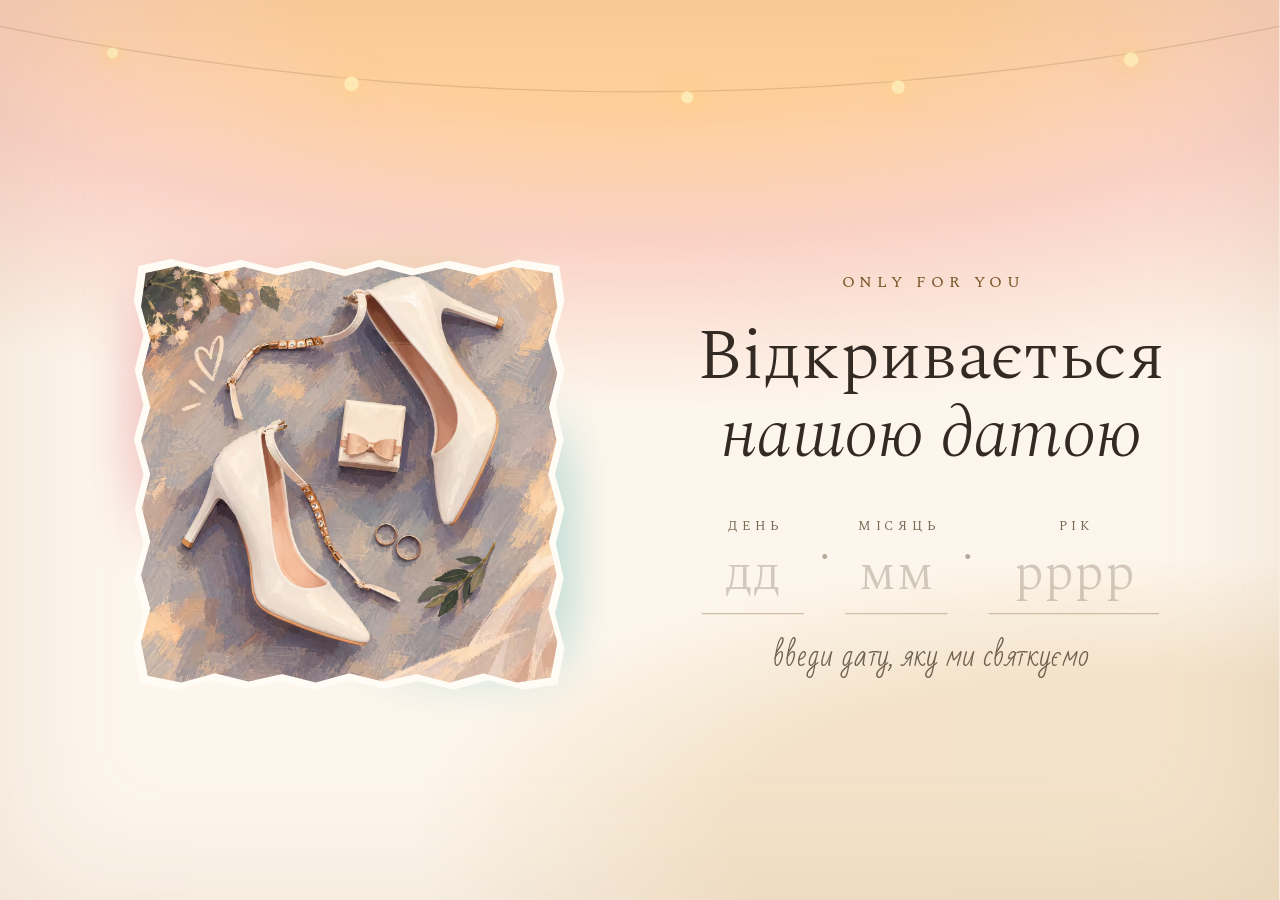
<file: index.html>
<!doctype html>
<html lang="uk">
<head>
<meta charset="utf-8">
<meta name="viewport" content="width=device-width, initial-scale=1, viewport-fit=cover">
<meta name="robots" content="noindex, nofollow">
<meta name="theme-color" content="#FDF1E4">
<meta name="apple-mobile-web-app-capable" content="yes">
<meta name="mobile-web-app-capable" content="yes">
<meta name="apple-mobile-web-app-status-bar-style" content="default">
<meta name="apple-mobile-web-app-title" content="Для тебе">
<meta name="format-detection" content="telephone=no">
<meta property="og:title" content="Для тебе">
<title>Для тебе</title>
<link rel="icon" href="data:image/svg+xml,%3Csvg xmlns='http://www.w3.org/2000/svg' viewBox='0 0 100 100'%3E%3Ctext y='.9em' font-size='86'%3E%F0%9F%A4%8D%3C/text%3E%3C/svg%3E">
<link rel="preconnect" href="https://fonts.googleapis.com">
<link rel="preconnect" href="https://fonts.gstatic.com" crossorigin>
<link rel="stylesheet" href="https://fonts.googleapis.com/css2?family=Bad+Script&family=Spectral:ital,wght@0,300;0,400;0,600;1,300;1,400&display=swap">
<link rel="preload" href="assets/img/lock.avif" as="image" type="image/avif">
<link rel="stylesheet" href="styles.css">
</head>
<body>
<main class="stage" id="stage" aria-live="polite">
  <div class="pages" id="pages"></div>
  <div class="veil" aria-hidden="true"></div>
  <nav class="chapnav is-hidden" id="chapnav" aria-label="Розділи"></nav>
</main>
<script src="app.js" defer></script>
</body>
</html>
</file>
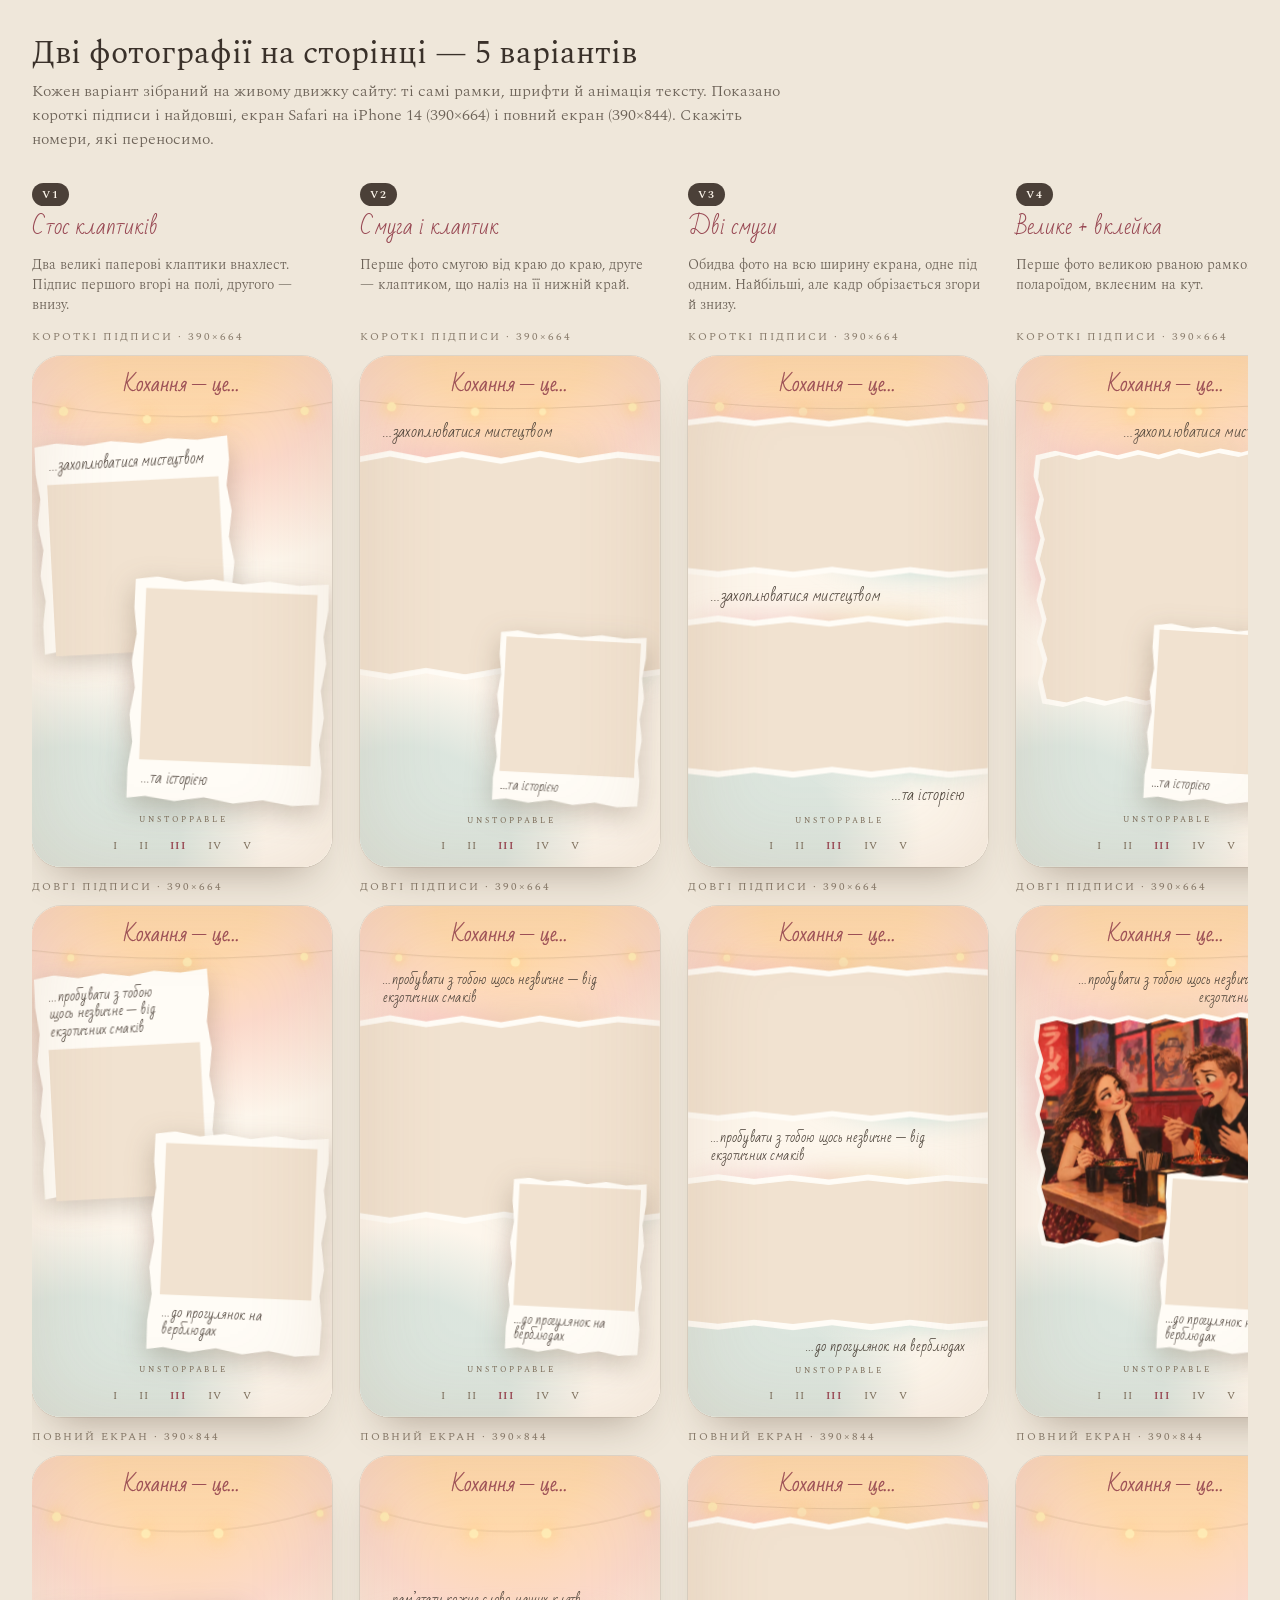
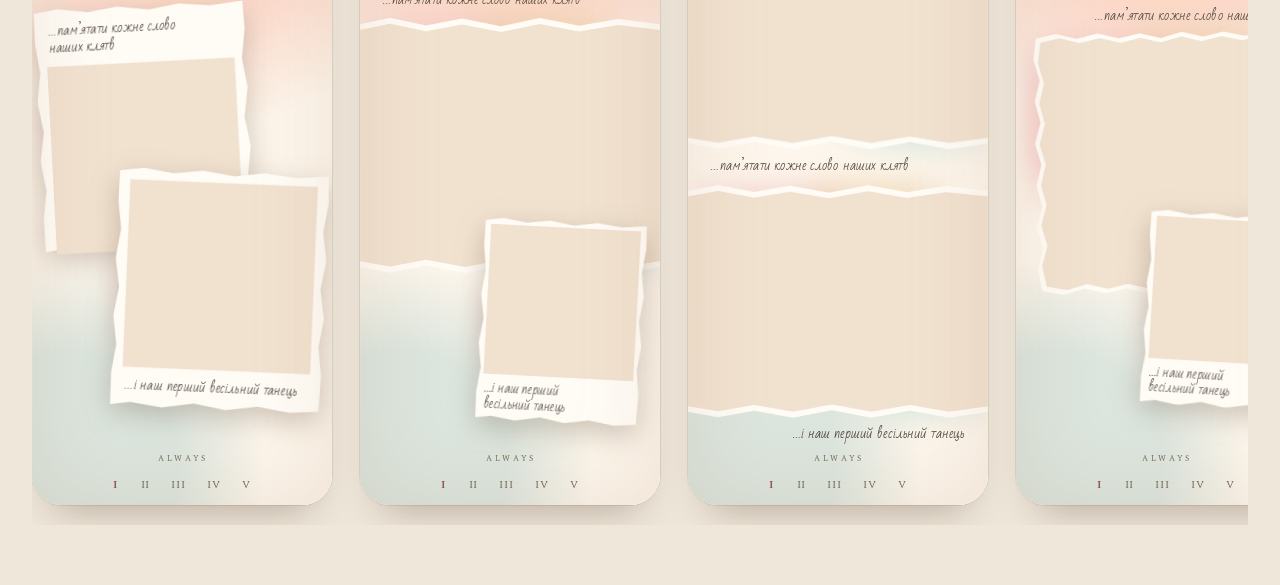
<file: variants/pairs.html>
<!doctype html>
<html lang="uk">
<head>
<meta charset="utf-8">
<meta name="viewport" content="width=device-width, initial-scale=1">
<meta name="robots" content="noindex, nofollow">
<title>Пари фото — 5 варіантів</title>
<link rel="stylesheet" href="https://fonts.googleapis.com/css2?family=Bad+Script&family=Spectral:ital,wght@0,300;0,400;1,300&display=swap">
<style>
  body { margin: 0; padding: 36px 32px 60px; background: #EFE7DA; font-family: Spectral, Georgia, serif; color: #3A312A; }
  h1 { margin: 0; font: 400 32px/1.1 Spectral, serif; }
  .lead { margin: 8px 0 30px; max-width: 760px; font: 300 16px/1.5 Spectral, serif; color: #6C6257; }
  .grid { display: flex; gap: 28px; overflow-x: auto; padding-bottom: 20px; }
  .col { flex: none; width: 300px; display: flex; flex-direction: column; gap: 14px; }
  .badge { display: inline-block; font: 600 11px/1 Spectral, serif; letter-spacing: .14em; padding: 6px 10px; border-radius: 99px; background: #4B4038; color: #FDF6EC; }
  .name { font: 400 22px/1.2 'Bad Script', cursive; color: #984853; margin-top: 8px; }
  .desc { font: 300 14px/1.45 Spectral, serif; color: #6C6257; min-height: 62px; }
  .phone { position: relative; width: 300px; overflow: hidden; border-radius: 30px; box-shadow: 0 24px 40px -22px rgba(100,78,60,.45), 0 0 0 1px rgba(100,78,60,.12); background: #FDF6EC; }
  .phone iframe { position: absolute; left: 0; top: 0; width: 390px; border: 0; transform: scale(.7692); transform-origin: 0 0; }
  .phone--664 { height: 511px; } .phone--664 iframe { height: 664px; }
  .phone--844 { height: 649px; } .phone--844 iframe { height: 844px; }
  .label { font: 400 11px/1 Spectral, serif; letter-spacing: .18em; color: #8A7D6D; text-transform: uppercase; }
</style>
</head>
<body>
<h1>Дві фотографії на сторінці — 5 варіантів</h1>
<p class="lead">Кожен варіант зібраний на живому движку сайту: ті самі рамки, шрифти й анімація тексту. Показано короткі підписи і найдовші, екран Safari на iPhone 14 (390×664) і повний екран (390×844). Скажіть номери, які переносимо.</p>
<div class="grid" id="grid"></div>
<script>
  const V = [
    ['V1', 'stack', 'Стос клаптиків', 'Два великі паперові клаптики внахлест. Підпис першого вгорі на полі, другого — внизу.'],
    ['V2', 'stripnote', 'Смуга і клаптик', 'Перше фото смугою від краю до краю, друге — клаптиком, що наліз на її нижній край.'],
    ['V3', 'strips', 'Дві смуги', 'Обидва фото на всю ширину екрана, одне під одним. Найбільші, але кадр обрізається згори й знизу.'],
    ['V4', 'hero', 'Велике + вклейка', 'Перше фото великою рваною рамкою, друге — полароїдом, вклеєним на кут.'],
    ['V5', 'flip', 'Одна рамка, два кадри', 'Кожне фото на весь розмір по черзі: кадри й підписи мʼяко змінюють одне одного кожні 4 секунди.']
  ];
  const shots = [['664', 32, 'короткі підписи · 390×664'], ['664', 33, 'довгі підписи · 390×664'], ['844', 7, 'повний екран · 390×844']];
  const grid = document.getElementById('grid');
  V.forEach(([badge, layout, name, desc]) => {
    const col = document.createElement('div');
    col.className = 'col';
    col.innerHTML = `<div><span class="badge">${badge}</span><div class="name">${name}</div></div><div class="desc">${desc}</div>` +
      shots.map(([h, p, label]) => `<div class="label">${label}</div><div class="phone phone--${h}"><iframe loading="lazy" src="../index.html?preview&layout=${layout}&p=${p}" title="${badge} ${label}"></iframe></div>`).join('');
    grid.appendChild(col);
  });
</script>
</body>
</html>
</file>
<file: styles.css>
/* Кохання — це ти · акварельна книжка
   Фон: заграва з гірляндою · Spectral + Bad Script · рвана рамка · аркуш відлітає */

:root {
  --ink: #332B23;
  --ink-2: #463D34;
  --ink-3: #4E453B;
  --rose: #A65A62;
  --honey: #8A6540;
  --amber: #7A5528;
  --taupe: #7A6B58;
  --muted: #6E5F4E;
  --paper: #FFFCF6;
  --cream: #FDF6EC;
  --title: #984853;

  --sky: radial-gradient(124% 56% at 50% 0%, rgba(255,214,166,.9) 0 20%, rgba(250,196,178,.58) 44%, rgba(253,246,236,0) 76%), radial-gradient(80% 40% at 14% 94%, rgba(174,206,202,.42) 0 44%, rgba(174,206,202,0) 80%), #FDF6EC;
  --sky-warm: radial-gradient(124% 58% at 50% 0%, rgba(255,206,150,.95) 0 20%, rgba(248,186,172,.6) 46%, rgba(253,246,236,0) 78%), radial-gradient(70% 38% at 88% 92%, rgba(232,203,160,.45) 0 44%, rgba(232,203,160,0) 80%), #FDF6EC;
  --bloom: radial-gradient(58% 50% at 26% 34%, rgba(239,184,184,.7) 0 44%, rgba(239,184,184,0) 78%), radial-gradient(56% 48% at 78% 66%, rgba(159,208,204,.58) 0 44%, rgba(159,208,204,0) 78%), radial-gradient(40% 36% at 60% 14%, rgba(232,203,160,.56) 0 44%, rgba(232,203,160,0) 78%);
  --torn-strip: polygon(0% 3%, 10% 0.5%, 22% 3.5%, 34% 0.8%, 47% 3.8%, 60% 0.6%, 73% 3.6%, 86% 1%, 100% 3%, 100% 97%, 87% 99.4%, 74% 96.4%, 61% 99.4%, 48% 96.2%, 35% 99.4%, 22% 96.4%, 10% 99.2%, 0% 97%);
  --torn-note: polygon(0.8% 1.6%, 12% 0.2%, 26% 2%, 40% 0.4%, 55% 2.2%, 69% 0.4%, 84% 1.8%, 99.2% 0.6%, 99.6% 12%, 97.6% 24%, 99.6% 36%, 97.4% 48%, 99.6% 60%, 97.6% 72%, 99.4% 84%, 98.8% 98.6%, 85% 99.6%, 70% 97.6%, 55% 99.6%, 40% 97.4%, 25% 99.6%, 10% 97.8%, 0.6% 99%, 0.4% 86%, 2.4% 74%, 0.4% 62%, 2.6% 50%, 0.4% 38%, 2.4% 26%, 0.6% 14%);
  --torn-strip-wide: polygon(0% 3%, 12% 0.6%, 26% 3.4%, 40% 0.8%, 54% 3.6%, 68% 0.8%, 82% 3.2%, 97.6% 1%, 99.6% 14%, 97.8% 28%, 99.8% 42%, 97.6% 56%, 99.6% 70%, 97.8% 84%, 99.2% 99%, 84% 96.8%, 70% 99.4%, 56% 96.4%, 42% 99.4%, 28% 96.6%, 14% 99.2%, 0% 97%);
  --torn: polygon(1.5% 2%, 9% 0.4%, 17% 2.4%, 25% 0.6%, 33% 2.6%, 41% 0.8%, 49% 2.8%, 57% 0.6%, 65% 2.6%, 73% 0.8%, 81% 2.6%, 89% 0.6%, 98.4% 2%, 99.6% 10%, 97.4% 18%, 99.6% 26%, 97.6% 34%, 99.4% 42%, 97.4% 50%, 99.6% 58%, 97.6% 66%, 99.4% 74%, 97.4% 82%, 99.6% 90%, 98% 98.4%, 90% 99.6%, 82% 97.4%, 74% 99.6%, 66% 97.6%, 58% 99.4%, 50% 97.4%, 42% 99.6%, 34% 97.6%, 26% 99.4%, 18% 97.4%, 10% 99.6%, 2% 98%, 0.4% 90%, 2.6% 82%, 0.4% 74%, 2.6% 66%, 0.6% 58%, 2.6% 50%, 0.4% 42%, 2.6% 34%, 0.6% 26%, 2.6% 18%, 0.4% 10%);

  --ease-text: cubic-bezier(.2,.8,.25,1);
  --safe-t: env(safe-area-inset-top, 0px);
  --safe-b: env(safe-area-inset-bottom, 0px);

  --serif: Spectral, "Iowan Old Style", Georgia, serif;
  --hand: "Bad Script", "Snell Roundhand", cursive;
}

*, *::before, *::after { box-sizing: border-box; }

html, body {
  height: 100%;
  margin: 0;
  overflow: hidden;
  overscroll-behavior: none;
  background: #E9DFCE;
}

body {
  font-family: var(--serif);
  color: var(--ink);
  -webkit-font-smoothing: antialiased;
  -webkit-text-size-adjust: 100%;
  -webkit-tap-highlight-color: transparent;
  text-rendering: optimizeLegibility;
}

button { font: inherit; color: inherit; }

/* ---------- stage ---------- */

.stage {
  position: fixed;
  inset: 0;
  overflow: hidden;
  background: var(--cream);
  touch-action: none;
  -webkit-user-select: none;
  user-select: none;
  -webkit-touch-callout: none;
  isolation: isolate;
}

.stage.is-scaled { inset: auto; left: 0; top: 0; transform-origin: 0 0; }

.pages { position: absolute; inset: 0; }

.veil {
  position: absolute;
  inset: 0;
  z-index: 10;
  pointer-events: none;
  box-shadow: inset 0 0 110px rgba(160,120,80,.16);
}

.chapnav {
  position: absolute;
  left: 0;
  right: 0;
  bottom: calc(var(--safe-b) + 4px);
  z-index: 11;
  display: flex;
  justify-content: center;
  padding: 0 8px;
  transition: opacity .6s ease, transform .6s var(--ease-text);
}
.chapnav.is-hidden { opacity: 0; transform: translateY(10px); pointer-events: none; }

/* a chapter appears only once she reaches it; the row re-centres smoothly */
.chapnav__item {
  flex: none;
  max-width: 64px;
  height: 46px;
  padding: 0 14px;
  border: 0;
  background: none;
  overflow: hidden;
  white-space: nowrap;
  cursor: pointer;
  touch-action: manipulation;
  -webkit-tap-highlight-color: transparent;
  transition: max-width .8s var(--ease-text), padding .8s var(--ease-text), opacity .6s ease;
}
.chapnav__item.is-locked { max-width: 0; padding: 0; opacity: 0; pointer-events: none; }
.chapnav__name {
  display: inline-block;
  font: 400 14px/46px var(--serif);
  letter-spacing: .08em;
  color: var(--taupe);
  transition: color .4s ease, transform .3s var(--ease-text);
}
.chapnav__item.is-active .chapnav__name { color: var(--title); font-weight: 600; }
.chapnav__item:active .chapnav__name { transform: scale(.94); }
.chapnav__item.is-new .chapnav__name { animation: nameIn 1.1s var(--ease-text) .15s both; }
@keyframes nameIn { from { opacity: 0; transform: translateY(8px); filter: blur(3px); } to { opacity: 1; transform: none; filter: none; } }

/* ---------- page ---------- */

.page {
  position: absolute;
  inset: 0;
  display: none;
  overflow: hidden;
  background: var(--sky);
  contain: layout paint style;
  transform-origin: 50% 100%;
}
.page--warm { background: var(--sky-warm); }
.page.is-live { display: block; }
.page.is-moving {
  will-change: transform, opacity;
  box-shadow: 0 30px 44px -6px rgba(100,78,60,.38);
}

.body {
  position: absolute;
  inset: 0;
  display: flex;
  flex-direction: column;
  align-items: center;
  padding: calc(var(--safe-t) + 22px) 30px calc(var(--safe-b) + 56px);
  overflow: hidden;
}

/* text lines appear after the sheet flies away */
.ln { opacity: 0; }
.page.is-in .ln {
  animation: textIn .8s var(--ease-text) both;
  animation-delay: calc(.34s + var(--d, 0) * .16s);
}
@keyframes textIn {
  from { opacity: 0; transform: translateY(14px); }
  to { opacity: 1; transform: none; }
}

/* ---------- garland ---------- */

.garland {
  position: relative;
  flex: 0 1 var(--gh, 96px);
  min-height: 30px;
  align-self: stretch;
  margin: 0 calc(-30px - 8%);
  pointer-events: none;
}
.garland svg {
  position: absolute;
  inset: 0;
  width: 100%;
  height: 100%;
  overflow: visible;
}
.garland path { fill: none; stroke: rgba(146,118,84,.28); stroke-width: 1; }
.lantern {
  position: absolute;
  width: var(--s);
  height: var(--s);
  margin: calc(var(--s) / -2) 0 0 calc(var(--s) / -2);
  border-radius: 50%;
  background: #FFEBB5;
  box-shadow: 0 0 calc(var(--s) * 1.35) calc(var(--s) * .55) rgba(255,212,138,.55);
  animation: glow var(--dur, 6s) ease-in-out var(--del, 0s) infinite;
  animation-play-state: paused;
}
.page.is-active .lantern { animation-play-state: running; }
@keyframes glow { 0%, 100% { opacity: .78; } 50% { opacity: 1; } }

/* ---------- type ---------- */

.kicker {
  font: 400 11px/1.3 var(--serif);
  letter-spacing: .34em;
  text-indent: .34em;
  text-transform: uppercase;
  color: var(--amber);
  text-align: center;
}
.refrain {
  font: 400 calc(26px * var(--fs, 1))/1.25 var(--hand);
  color: var(--title);
  -webkit-text-stroke: .35px var(--title);
  text-align: center;
}
.caption {
  margin-top: calc(30px * var(--fs, 1));
  max-width: 330px;
  font: italic 300 calc(var(--cs, 27px) * var(--fs, 1))/1.42 var(--serif);
  color: var(--ink);
  text-align: center;
  text-wrap: pretty;
}
.tag {
  margin-top: auto;
  padding-top: 14px;
  font: 400 11px/1 var(--serif);
  letter-spacing: .28em;
  text-indent: .28em;
  text-transform: uppercase;
  color: var(--taupe);
  white-space: nowrap;
}
.hand-title {
  margin: calc(18px * var(--fs, 1)) 0 0;
  padding: 0 .12em;
  font: 400 calc(54px * var(--fs, 1))/1.32 var(--hand);
  color: var(--title);
  -webkit-text-stroke: .7px var(--title);
  text-align: center;
}
.hand-title--sm { font-size: calc(44px * var(--fs, 1)); }
.cover-title {
  margin: calc(22px * var(--fs, 1)) 0 0;
  font: 400 calc(46px * var(--fs, 1))/1.15 var(--serif);
  letter-spacing: -.005em;
  color: var(--title);
  text-align: center;
}
.cover-title i { font-style: italic; }

.page--opener .body > :first-child { margin-top: auto; }
.page--opener .body > :last-child { margin-bottom: auto; }
.page--single .body > .frame,
.page--single .body > .strip,
.page--single .body > .note,
.page--pair .diag,
.page--pair .duo,
.page--pair .overlap,
.page--final .heart { margin-top: auto; }
.page--final .chapters-label { margin-top: calc(22px * var(--fs, 1)); }
.page--final .chapters { margin-bottom: auto; }

/* ornament under chapter titles: two brush strokes and a leaf, drawn in */
.flourish {
  display: block;
  flex: none;
  width: 124px;
  height: 17px;
  margin-top: calc(6px * var(--fs, 1));
  overflow: visible;
}
.flourish path {
  fill: none;
  stroke: var(--title);
  stroke-width: 1.3;
  stroke-linecap: round;
  opacity: .7;
  stroke-dasharray: 66;
  stroke-dashoffset: 66;
}
.flourish .flourish__leaf {
  fill: var(--title);
  stroke: none;
  opacity: .78;
  transform-box: fill-box;
  transform-origin: 50% 100%;
  transform: scale(0);
}
.page.is-in .flourish path { animation: draw 1.2s cubic-bezier(.5,0,.3,1) .75s forwards; }
.page.is-in .flourish .flourish__leaf { animation: leaf .7s cubic-bezier(.3,1.6,.5,1) 1.45s forwards; }
@keyframes draw { to { stroke-dashoffset: 0; } }
@keyframes leaf { to { transform: none; } }

.lead {
  margin-top: calc(16px * var(--fs, 1));
  max-width: 330px;
  font: italic 300 calc(19px * var(--fs, 1))/1.58 var(--serif);
  color: var(--ink-3);
  text-align: center;
  text-wrap: pretty;
}
.lead p { margin: 0; }
.lead p + p { margin-top: .55em; }

/* ---------- torn frame ---------- */

.frame {
  position: relative;
  flex: none;
  width: var(--m, 300px);
  height: var(--m, 300px);
}
.frame::before {
  content: "";
  position: absolute;
  left: -14px; right: -14px; top: -10px; bottom: -10px;
  background: var(--bloom);
  filter: blur(15px);
}
.frame__paper {
  position: absolute;
  inset: -6px;
  background: var(--paper);
  -webkit-clip-path: var(--torn);
  clip-path: var(--torn);
}
.frame__img {
  position: absolute;
  inset: 0;
  overflow: hidden;
  -webkit-clip-path: var(--torn);
  clip-path: var(--torn);
  background: #F1E2D0;
}
.frame__img picture { display: block; width: 100%; height: 100%; }
.frame__img img {
  display: block;
  width: 100%;
  height: 100%;
  object-fit: cover;
  opacity: 0;
  transition: opacity .7s ease;
  -webkit-user-drag: none;
}
.frame__img img.is-loaded { opacity: 1; }
.page.is-active .breathe picture { animation: breathe 15s ease-in-out infinite; }
@keyframes breathe { 0%, 100% { transform: scale(1); } 50% { transform: scale(1.02); } }

.frame--sm::before { left: -12px; right: -12px; top: -8px; bottom: -8px; filter: blur(13px); }
.frame--sm .frame__paper { inset: -5px; }

/* ---------- loading: blurred preview + a gentle note ---------- */

.ph {
  position: absolute;
  inset: -8%;
  background-color: #EBDCCB;
  background-image: url(assets/img/sprite-lq.webp);
  background-size: 1000% 600%;
  filter: blur(12px);
  transition: opacity .6s ease;
}
.frame__img picture, .strip__img picture, .note__photo picture { position: relative; z-index: 1; }
.wait {
  position: absolute;
  left: 50%;
  top: 50%;
  z-index: 2;
  width: max-content;
  max-width: 92%;
  padding: 12px 22px;
  text-align: center;
  font: 400 18px/1.2 var(--hand);
  color: var(--ink-2);
  background: radial-gradient(closest-side, rgba(255,252,246,.92), rgba(255,252,246,.6) 60%, rgba(255,252,246,0));
  transform: translate(-50%, -50%);
  opacity: 0;
  pointer-events: none;
}
/* only shows up if the photo is genuinely late, so cached pages never flash it */
.page.is-live .wait { animation: waitIn .5s ease .6s forwards, waitPulse 2.4s ease-in-out 1.1s infinite; }
@keyframes waitIn { to { opacity: 1; } }
@keyframes waitPulse { 0%, 100% { opacity: 1; } 50% { opacity: .55; } }
.is-ready > .ph, .is-ready > .wait { opacity: 0 !important; animation: none !important; transition: opacity .45s ease; }
.orb .wait { font-size: 16px; }
.chapter .wait { display: none; }

.heart__wait { z-index: 60; display: none; }
.page.is-waiting .heart__wait { display: block; }

/* ---------- round video ---------- */

.orb {
  position: relative;
  flex: none;
  width: var(--m, 220px);
  height: var(--m, 220px);
}
.orb::before {
  content: "";
  position: absolute;
  inset: -16px;
  background: var(--bloom);
  filter: blur(16px);
  border-radius: 50%;
}
.orb__paper {
  position: absolute;
  inset: -6px;
  background: var(--paper);
  -webkit-clip-path: var(--torn-circle);
  clip-path: var(--torn-circle);
}
.orb video, .orb__poster {
  position: absolute;
  inset: 0;
  width: 100%;
  height: 100%;
  object-fit: cover;
  -webkit-clip-path: var(--torn-circle);
  clip-path: var(--torn-circle);
  background: #F1E2D0 center / cover no-repeat;
}

/* ---------- 3C strip ---------- */

.strip {
  position: relative;
  flex: none;
  align-self: stretch;
  margin: 0 -30px;
  height: var(--m, 360px);
}
.strip::before {
  content: "";
  position: absolute;
  left: 0; right: 0; top: -12px; bottom: -12px;
  background: var(--bloom);
  filter: blur(16px);
}
.strip__paper {
  position: absolute;
  left: 0; right: 0; top: -8px; bottom: -8px;
  background: var(--paper);
  -webkit-clip-path: var(--torn-strip);
  clip-path: var(--torn-strip);
}
.strip__img {
  position: absolute;
  inset: 0;
  overflow: hidden;
  -webkit-clip-path: var(--torn-strip);
  clip-path: var(--torn-strip);
  background: #F1E2D0;
}

/* ---------- 3E note: torn paper with margin and handwriting ---------- */

.note {
  --pad: 16px;
  position: relative;
  flex: none;
  width: calc(var(--nm, var(--m, 280px)) + var(--pad) * 2);
  transform: rotate(-1deg);
}
.note::before {
  content: "";
  position: absolute;
  left: 4px; right: 4px; top: 12px; bottom: 6px;
  background: radial-gradient(60% 50% at 40% 50%, rgba(201,127,132,.32) 0 46%, rgba(201,127,132,0) 78%);
  filter: blur(16px);
}
.note__shadow {
  position: absolute;
  inset: 0;
  filter: drop-shadow(0 12px 18px rgba(100,78,60,.3));
}
.note__paper {
  position: absolute;
  inset: 0;
  background: var(--paper);
  -webkit-clip-path: var(--torn-note);
  clip-path: var(--torn-note);
}
.note__inner { position: relative; padding: var(--pad) var(--pad) 0; }
.note__photo {
  position: relative;
  width: var(--nm, var(--m, 280px));
  height: var(--nm, var(--m, 280px));
  overflow: hidden;
  background: #F1E2D0;
}
.note__cap {
  padding: 12px 4px 18px;
  font: 400 calc(var(--ns, 21px) * var(--fs, 1))/1.24 var(--hand);
  color: #4B4038;
  text-wrap: pretty;
}
.note--sm { --pad: 9px; }
.note--sm .note__cap { padding: 8px 2px 11px; font-size: calc(var(--ns, 18px) * var(--fs, 1) * .92); }

.strip__img picture, .note__photo picture { display: block; width: 100%; height: 100%; }
.strip__img img, .note__photo img {
  display: block;
  width: 100%;
  height: 100%;
  object-fit: cover;
  opacity: 0;
  transition: opacity .7s ease;
  -webkit-user-drag: none;
}
.strip__img img { object-position: 50% 42%; }
.strip__img img.is-loaded, .note__photo img.is-loaded { opacity: 1; }

/* ---------- pair layouts ---------- */

.hand-cap {
  margin-top: 12px;
  font: 400 calc(var(--hs, 21px) * var(--fs, 1))/1.28 var(--hand);
  color: var(--ink-2);
  text-wrap: pretty;
}

.diag { align-self: stretch; display: flex; flex-direction: column; }
.diag__item { display: flex; flex-direction: column; align-items: flex-start; max-width: 88%; }
.diag__item .frame { transform: rotate(-1.6deg); }
.diag__item--2 { align-self: flex-end; align-items: flex-end; text-align: right; margin-top: calc(18px * var(--fs, 1)); }
.diag__item--2 .frame { transform: rotate(2deg); }
.diag--rev .diag__item { align-self: flex-end; align-items: flex-end; text-align: right; }
.diag--rev .diag__item--2 { align-self: flex-start; align-items: flex-start; text-align: left; }

.duo {
  align-self: stretch;
  display: flex;
  justify-content: center;
  align-items: flex-start;
  gap: 12px;
  margin: calc(8px * var(--fs, 1)) -12px 0;
}
.note--l { transform: rotate(-2.6deg); }
.note--r { transform: rotate(2.2deg); margin-top: calc(38px * var(--fs, 1)); }

.overlap { align-self: stretch; display: flex; flex-direction: column; }
.overlap > .frame { transform: rotate(-1.4deg); }
.overlap__row {
  position: relative;
  display: flex;
  align-items: flex-start;
  justify-content: space-between;
  margin-top: calc(var(--m) * -.3);
}
.overlap__cap { flex: 1; margin-top: 0; padding: calc(var(--m) * .3 + 14px) 12px 0 0; }
.overlap__note { --nm: calc(var(--m) * .56); z-index: 2; transform: rotate(3deg); }

/* ---------- big pair variants (on review) ---------- */

.page--pair .stack, .page--pair .stripnote, .page--pair .strips,
.page--pair .hero, .page--pair .flip { margin-top: auto; }

.note--top .note__cap { padding: 2px 4px 12px; }

/* V1 stack */
.stack { align-self: stretch; display: flex; flex-direction: column; margin: 0 -22px; }
.stack__a { align-self: flex-start; transform: rotate(-3deg); }
.stack__b { align-self: flex-end; z-index: 2; margin-top: calc(var(--m) * -.42); transform: rotate(2.4deg); }

/* V2 strip + note */
.stripnote { align-self: stretch; display: flex; flex-direction: column; }
.stripnote__cap { margin: 0 0 calc(18px * var(--fs, 1)); align-self: flex-start; }
.stripnote .strip { height: calc(var(--m) * .82); }
.stripnote__note { --nm: calc(var(--m) * .5); align-self: flex-end; z-index: 2; margin: calc(var(--m) * -.16) -8px 0 0; transform: rotate(3deg); }

/* V3 two strips */
.strips { align-self: stretch; display: flex; flex-direction: column; }
.strips .strip { height: var(--m); }
.strips .strip__img img { object-position: 50% 38%; }
.strips__cap { margin: calc(16px * var(--fs, 1)) 0 calc(20px * var(--fs, 1)); align-self: flex-start; }
.strips__cap--2 { align-self: flex-end; text-align: right; margin-bottom: 0; }

/* V4 hero + polaroid */
.hero { align-self: stretch; display: flex; flex-direction: column; }
.hero__cap { margin: 0 0 calc(14px * var(--fs, 1)); align-self: flex-end; text-align: right; }
.hero > .frame { align-self: flex-start; transform: rotate(-1.2deg); }
.hero__note { --nm: calc(var(--m) * .56); align-self: flex-end; z-index: 2; margin: calc(var(--m) * -.3) -10px 0 0; transform: rotate(3.5deg); }

/* V5 flip */
.flip { display: flex; flex-direction: column; align-items: center; }
.flip__img--b { opacity: 0; }
.flip__caps { display: grid; margin-top: calc(26px * var(--fs, 1)); }
.flip__cap { grid-area: 1 / 1; margin: 0; }
.flip__cap--b { opacity: 0; }
.flip__dots { display: flex; gap: 8px; margin-top: 14px; }
.flip__dots i { width: 6px; height: 6px; border-radius: 50%; background: var(--title); opacity: .25; }
.page.is-active .flip__img--a, .page.is-active .flip__cap--a, .page.is-active .flip__dots i:first-child { animation: flipA 8s ease-in-out 2.2s infinite; }
.page.is-active .flip__img--b, .page.is-active .flip__cap--b, .page.is-active .flip__dots i:last-child { animation: flipB 8s ease-in-out 2.2s infinite; }
.flip__dots i:first-child { opacity: .8; }
@keyframes flipA { 0%, 42% { opacity: 1; transform: none; } 50%, 92% { opacity: 0; transform: scale(1.015); } 100% { opacity: 1; transform: none; } }
@keyframes flipB { 0%, 42% { opacity: 0; transform: scale(1.015); } 50%, 92% { opacity: 1; transform: none; } 100% { opacity: 0; transform: scale(1.015); } }
.flip__dots i:first-child { animation-name: dotA !important; }
.flip__dots i:last-child { animation-name: dotB !important; }
@keyframes dotA { 0%, 42% { opacity: .8; } 50%, 92% { opacity: .25; } 100% { opacity: .8; } }
@keyframes dotB { 0%, 42% { opacity: .25; } 50%, 92% { opacity: .8; } 100% { opacity: .25; } }

/* ---------- lock ---------- */

.lock .frame { margin-top: auto; }
.lock .frame.is-gone { display: none; }
.lock__title {
  margin-top: calc(16px * var(--fs, 1));
  font: 300 calc(40px * var(--fs, 1))/1.1 var(--serif);
  text-align: center;
}
.lock__title i { font-style: italic; }
.code {
  display: flex;
  align-items: flex-start;
  justify-content: center;
  gap: 8px;
  margin-top: calc(26px * var(--fs, 1));
}
.code label {
  display: flex;
  flex-direction: column;
  align-items: center;
  gap: 7px;
  font: 400 10px/1 var(--serif);
  letter-spacing: .3em;
  text-indent: .3em;
  color: var(--taupe);
}
.code input {
  width: 64px;
  padding: 0 0 6px;
  border: 0;
  border-bottom: 1px solid rgba(146,118,84,.42);
  border-radius: 0;
  background: transparent;
  font: 300 34px/1.2 var(--serif);
  font-variant-numeric: tabular-nums;
  color: var(--ink);
  caret-color: var(--rose);
  text-align: center;
  outline: none;
  -webkit-appearance: none;
  appearance: none;
  -webkit-user-select: text;
  user-select: text;
  touch-action: manipulation;
  transition: border-color .3s ease, color .5s ease;
}
.code input.is-year { width: 108px; }
.code input::placeholder { color: rgba(122,107,88,.32); }
.code input:focus { border-bottom-color: var(--rose); }
.code__dot {
  padding-top: 8px;
  font: 300 30px/1.2 var(--serif);
  color: rgba(122,107,88,.55);
}
.code.is-ok input { color: var(--rose); border-bottom-color: var(--rose); }
.lock__hint {
  min-height: 1.3em;
  margin-top: 14px;
  font: 400 calc(20px * var(--fs, 1))/1.3 var(--hand);
  color: var(--muted);
  text-align: center;
  transition: opacity .35s ease, transform .35s ease;
}
.lock__hint.is-swap { opacity: 0; transform: translateY(4px); }
.lock__hint.is-ok { color: var(--rose); }

/* ---------- final ---------- */

.heart {
  position: relative;
  flex: none;
  width: var(--m, 330px);
  height: calc(var(--m, 330px) * .9);
  margin-top: calc(14px * var(--fs, 1));
  touch-action: none;
}
.heart__glow {
  position: absolute;
  left: 4%; right: 4%; top: 10%; bottom: 14%;
  background: radial-gradient(56% 48% at 34% 40%, rgba(239,184,184,.6) 0 44%, rgba(239,184,184,0) 78%), radial-gradient(50% 44% at 72% 56%, rgba(159,208,204,.5) 0 44%, rgba(159,208,204,0) 78%), radial-gradient(44% 40% at 50% 76%, rgba(232,203,160,.5) 0 44%, rgba(232,203,160,0) 78%);
  filter: blur(20px);
  opacity: 0;
  transform: scale(.7);
  transition: opacity 1.1s ease, transform 1.3s ease;
}
.card {
  position: absolute;
  left: calc(var(--m) * (var(--l) - var(--s) / 2));
  top: calc(var(--m) * (var(--t) - var(--s) / 2));
  width: calc(var(--m) * var(--s));
  height: calc(var(--m) * var(--s));
  border: max(2px, calc(var(--m) * .009)) solid var(--paper);
  background-color: #EAD8C4;
  background-image: var(--sprite, none);
  background-size: 1000% 600%;
  box-shadow: 0 8px 14px -8px rgba(100,78,60,.5);
  opacity: 0;
  transform: translate(calc(var(--m) * var(--dx)), calc(var(--m) * var(--dy))) rotate(var(--r0)) scale(.86);
}
.card.is-center {
  background-size: cover !important;
  background-position: center !important;
  border-width: max(3px, calc(var(--m) * .012));
  box-shadow: 0 14px 22px -10px rgba(100,78,60,.55);
}

/* playing with the heart */
.page.is-playable .card { transition: none; cursor: grab; }
.card.is-dragging {
  z-index: 50 !important;
  pointer-events: none;
  cursor: grabbing;
  box-shadow: 0 24px 30px -12px rgba(100,78,60,.55);
}
.page.is-playable .card.is-pressing { filter: brightness(1.06); }
.card.is-target { filter: brightness(1.1) saturate(1.1); outline: 2px solid rgba(166,90,98,.6); outline-offset: 2px; }
.card.is-flying { z-index: 40 !important; }
.page.is-playable .card.is-open { opacity: 0; }

.heart__hint, .heart__shuffle {
  position: absolute;
  bottom: 1%;
  max-width: 32%;
  font: 400 calc(var(--m, 330px) * .045)/1.2 var(--hand);
  color: var(--muted);
  opacity: 0;
  transition: opacity .8s ease .3s;
  pointer-events: none;
}
.heart__hint { left: 0; }
.heart__shuffle {
  right: 0;
  padding: 6px 0 6px 6px;
  border: 0;
  background: none;
  color: var(--rose);
  text-align: right;
  cursor: pointer;
  touch-action: manipulation;
}
.heart__shuffle::before { content: "↻ "; font-family: var(--serif); }
.page.is-playable .heart__hint, .page.is-playable .heart__shuffle { opacity: 1; }
.page.is-playable .heart__shuffle { pointer-events: auto; }

/* photo viewer */
.viewer {
  position: absolute;
  inset: 0;
  z-index: 30;
  display: flex;
  align-items: center;
  justify-content: center;
  padding: calc(var(--safe-t) + 24px) 28px calc(var(--safe-b) + 24px);
  touch-action: none;
}
.viewer[hidden] { display: none; }
.viewer__veil {
  position: absolute;
  inset: 0;
  background: rgba(253,246,236,.82);
  -webkit-backdrop-filter: blur(8px);
  backdrop-filter: blur(8px);
}
.viewer__card { position: relative; margin: 0; width: min(100%, 320px); will-change: transform; }
.viewer__inner { position: relative; display: flex; flex-direction: column; padding: 14px 14px 12px; }
.viewer__photo {
  position: relative;
  aspect-ratio: 1 / 1;
  overflow: hidden;
  background-color: #EAD8C4;
  background-repeat: no-repeat;
  background-size: 1000% 600%;
}
.viewer__photo img {
  position: absolute;
  inset: 0;
  width: 100%;
  height: 100%;
  object-fit: cover;
  opacity: 0;
  transition: opacity .5s ease;
}
.viewer__photo img.is-loaded { opacity: 1; }
.viewer figcaption { display: flex; flex-direction: column; gap: 6px; padding: 14px 4px 2px; }
.viewer__kicker {
  font: 400 10px/1.2 var(--serif);
  letter-spacing: .3em;
  text-transform: uppercase;
  color: var(--amber);
}
.viewer__text { font: 400 20px/1.28 var(--hand); color: #4B4038; text-wrap: pretty; }
.viewer__go {
  align-self: flex-end;
  margin-top: 4px;
  padding: 8px 2px;
  border: 0;
  background: none;
  font: italic 300 15px/1 var(--serif);
  color: var(--rose);
  cursor: pointer;
}

.word {
  display: flex;
  flex-direction: column;
  align-items: center;
  margin-top: calc(var(--m, 330px) * .03);
}
.word__row { display: flex; gap: 1px; }
.word__cell { display: block; opacity: 0; transform: translateY(16px); }
.word__l {
  display: block;
  font: 600 calc(var(--m, 330px) * .29)/.86 var(--serif);
  color: transparent;
  background: #C9A58C center / cover no-repeat;
  -webkit-background-clip: text;
  background-clip: text;
}
.word__row + .word__row .word__l { font-size: calc(var(--m, 330px) * .212); line-height: .94; }

.chapters-label {
  margin-top: auto;
  padding-top: 10px;
  font: 400 calc(18px * var(--fs, 1))/1.2 var(--hand);
  color: var(--muted);
  opacity: 0;
}
.chapters {
  align-self: stretch;
  display: flex;
  justify-content: space-between;
  margin: 10px -12px 0;
}
.chapter {
  display: flex;
  flex-direction: column;
  align-items: center;
  width: 20%;
  padding: 0;
  border: 0;
  background: none;
  cursor: pointer;
  opacity: 0;
  transform: translateY(12px);
  touch-action: manipulation;
}
.chapter .orb { --m: min(58px, calc(var(--hm, 330px) * .175)); }
.chapter .orb::before { inset: -8px; filter: blur(9px); }
.chapter .orb__paper { inset: -3px; }
.chapter__name {
  margin-top: 8px;
  font: italic 300 12px/1.15 var(--serif);
  color: var(--ink-2);
  text-align: center;
}
.chapter:active .orb { transform: scale(.94); transition: transform .15s ease; }

/* assembly sequence */
.page.is-assembled .card {
  opacity: 1;
  transform: rotate(var(--r1));
  transition: transform 1.05s cubic-bezier(.22,.8,.24,1) var(--delay), opacity .5s ease var(--delay);
}
.page.is-assembled .heart__glow {
  opacity: 1;
  transform: none;
  transition-delay: var(--glow-delay);
}
.page.is-assembled .word__cell {
  opacity: 1;
  transform: none;
  transition: opacity .9s ease var(--delay), transform .9s var(--ease-text) var(--delay);
}
.page.is-assembled .chapters-label,
.page.is-assembled .chapter {
  opacity: 1;
  transform: none;
  transition: opacity .8s ease var(--delay), transform .8s var(--ease-text) var(--delay);
}

/* ---------- reduced motion ---------- */

@media (prefers-reduced-motion: reduce) {
  .page.is-in .ln { animation-name: fadeIn; animation-duration: .5s; }
  @keyframes fadeIn { from { opacity: 0; } to { opacity: 1; } }
  .card { transform: rotate(var(--r1)); }
  .page.is-active .breathe picture,
  .lantern { animation: none; }
  .flourish path { stroke-dashoffset: 0; }
  .flourish .flourish__leaf { transform: none; }
}

/* measuring pass: ignore animation offsets */
.is-fitting .card, .is-fitting .word__cell, .is-fitting .chapter { transform: none !important; transition: none !important; }

/* ================= wide screens: desktops & landscape tablets ================= */

.pair-wide { display: none; }

.stage.is-wide .body {
  --padx: 84px;
  display: grid;
  grid-template-columns: minmax(0, 1fr) minmax(0, 1fr);
  grid-template-rows: auto 1fr repeat(4, auto) 1fr;
  column-gap: 72px;
  justify-items: center;
  align-items: center;
  padding: calc(var(--safe-t) + 16px) var(--padx) calc(var(--safe-b) + 72px);
}
.stage.is-wide .body > * { margin-top: 0; margin-bottom: 0; }

.stage.is-wide .garland {
  grid-column: 1 / -1;
  grid-row: 1;
  align-self: start;
  justify-self: stretch;
  flex: none;
  height: 96px;
  margin: 0 calc(-1 * var(--padx) - 3%);
}
.stage.is-wide .body > :is(.frame, .strip, .note, .orb, .heart) { grid-column: 1; grid-row: 2 / -1; }
.stage.is-wide .body > :is(.kicker, .refrain) { grid-column: 2; grid-row: 3; }
.stage.is-wide .body > :is(.hand-title, .cover-title, .caption, .lock__title, .word) { grid-column: 2; grid-row: 4; }
.stage.is-wide .body > :is(.flourish, .code, .chapters-label, .tag) { grid-column: 2; grid-row: 5; }
.stage.is-wide .body > :is(.lead, .lock__hint, .chapters) { grid-column: 2; grid-row: 6; }

.stage.is-wide .body > .kicker { font-size: 13px; }
.stage.is-wide .body > .refrain { font-size: calc(36px * var(--fs, 1)); }
.stage.is-wide .body > .hand-title { margin-top: 18px; font-size: calc(76px * var(--fs, 1)); }
.stage.is-wide .body > .hand-title--sm { font-size: calc(62px * var(--fs, 1)); }
.stage.is-wide .body > .cover-title { margin-top: 20px; font-size: calc(64px * var(--fs, 1)); }
.stage.is-wide .body > .flourish { margin-top: 12px; width: 150px; height: 21px; }
.stage.is-wide .body > .lead { margin-top: 22px; max-width: 520px; font-size: calc(24px * var(--fs, 1)); }
.stage.is-wide .body > .caption { margin-top: 26px; max-width: 520px; font-size: calc(var(--cs, 27px) * var(--fs, 1) * 1.3); }
.stage.is-wide .body > .tag { margin-top: 30px; font-size: 12px; }
.stage.is-wide .body > .lock__title { margin-top: 22px; font-size: calc(58px * var(--fs, 1)); }
.stage.is-wide .body > .code { margin-top: 36px; gap: 12px; }
.stage.is-wide .code input { width: 84px; font-size: 44px; }
.stage.is-wide .code input.is-year { width: 140px; }
.stage.is-wide .code label { font-size: 11px; }
.stage.is-wide .code__dot { font-size: 38px; }
.stage.is-wide .body > .lock__hint { margin-top: 20px; font-size: calc(24px * var(--fs, 1)); }
.stage.is-wide .body > .word { margin-top: 20px; }
.stage.is-wide .word__l { font-size: 136px; }
.stage.is-wide .word__row + .word__row .word__l { font-size: 100px; }
.stage.is-wide .body > .chapters-label { margin-top: 30px; font-size: 22px; }
.stage.is-wide .body > .chapters { margin: 14px 0 0; justify-self: stretch; max-width: 480px; width: 100%; margin-inline: auto; }
.stage.is-wide .chapter .orb { --m: 70px; }
.stage.is-wide .chapter__name { font-size: 14px; }

/* 3C strip bleeds off the left edge and tears on the right */
.stage.is-wide .body > .strip {
  justify-self: stretch;
  margin-left: calc(-1 * var(--padx));
  height: var(--m);
}
.stage.is-wide .strip__paper, .stage.is-wide .strip__img {
  -webkit-clip-path: var(--torn-strip-wide);
  clip-path: var(--torn-strip-wide);
}
.stage.is-wide .strip__paper { right: -8px; }

.stage.is-wide .note { --pad: 20px; }
.stage.is-wide .note__cap { font-size: calc(var(--ns, 21px) * var(--fs, 1) * 1.15); }

/* pairs: both photos side by side, large */
.stage.is-wide .page--pair .body {
  grid-template-columns: minmax(0, 1fr);
  grid-template-rows: auto 1fr auto auto auto 1fr;
}
.stage.is-wide .page--pair .body > :is(.diag, .duo, .overlap, .stack, .stripnote, .strips, .hero, .flip) { display: none; }
.stage.is-wide .page--pair .body > .refrain { grid-column: 1; grid-row: 3; }
.stage.is-wide .page--pair .body > .pair-wide {
  grid-column: 1;
  grid-row: 4;
  display: flex;
  align-items: flex-start;
  justify-content: center;
  gap: 64px;
  margin-top: 22px;
}
.stage.is-wide .page--pair .body > .tag { grid-column: 1; grid-row: 5; margin-top: 26px; }
.note--wl { transform: rotate(-2deg); }
.note--wr { transform: rotate(2.2deg); margin-top: 38px; }
.pair-wide .note__cap { --ns: 22px; }

.stage.is-wide .viewer__card { width: 470px; }
.stage.is-wide .viewer__text { font-size: 24px; }
</file>
